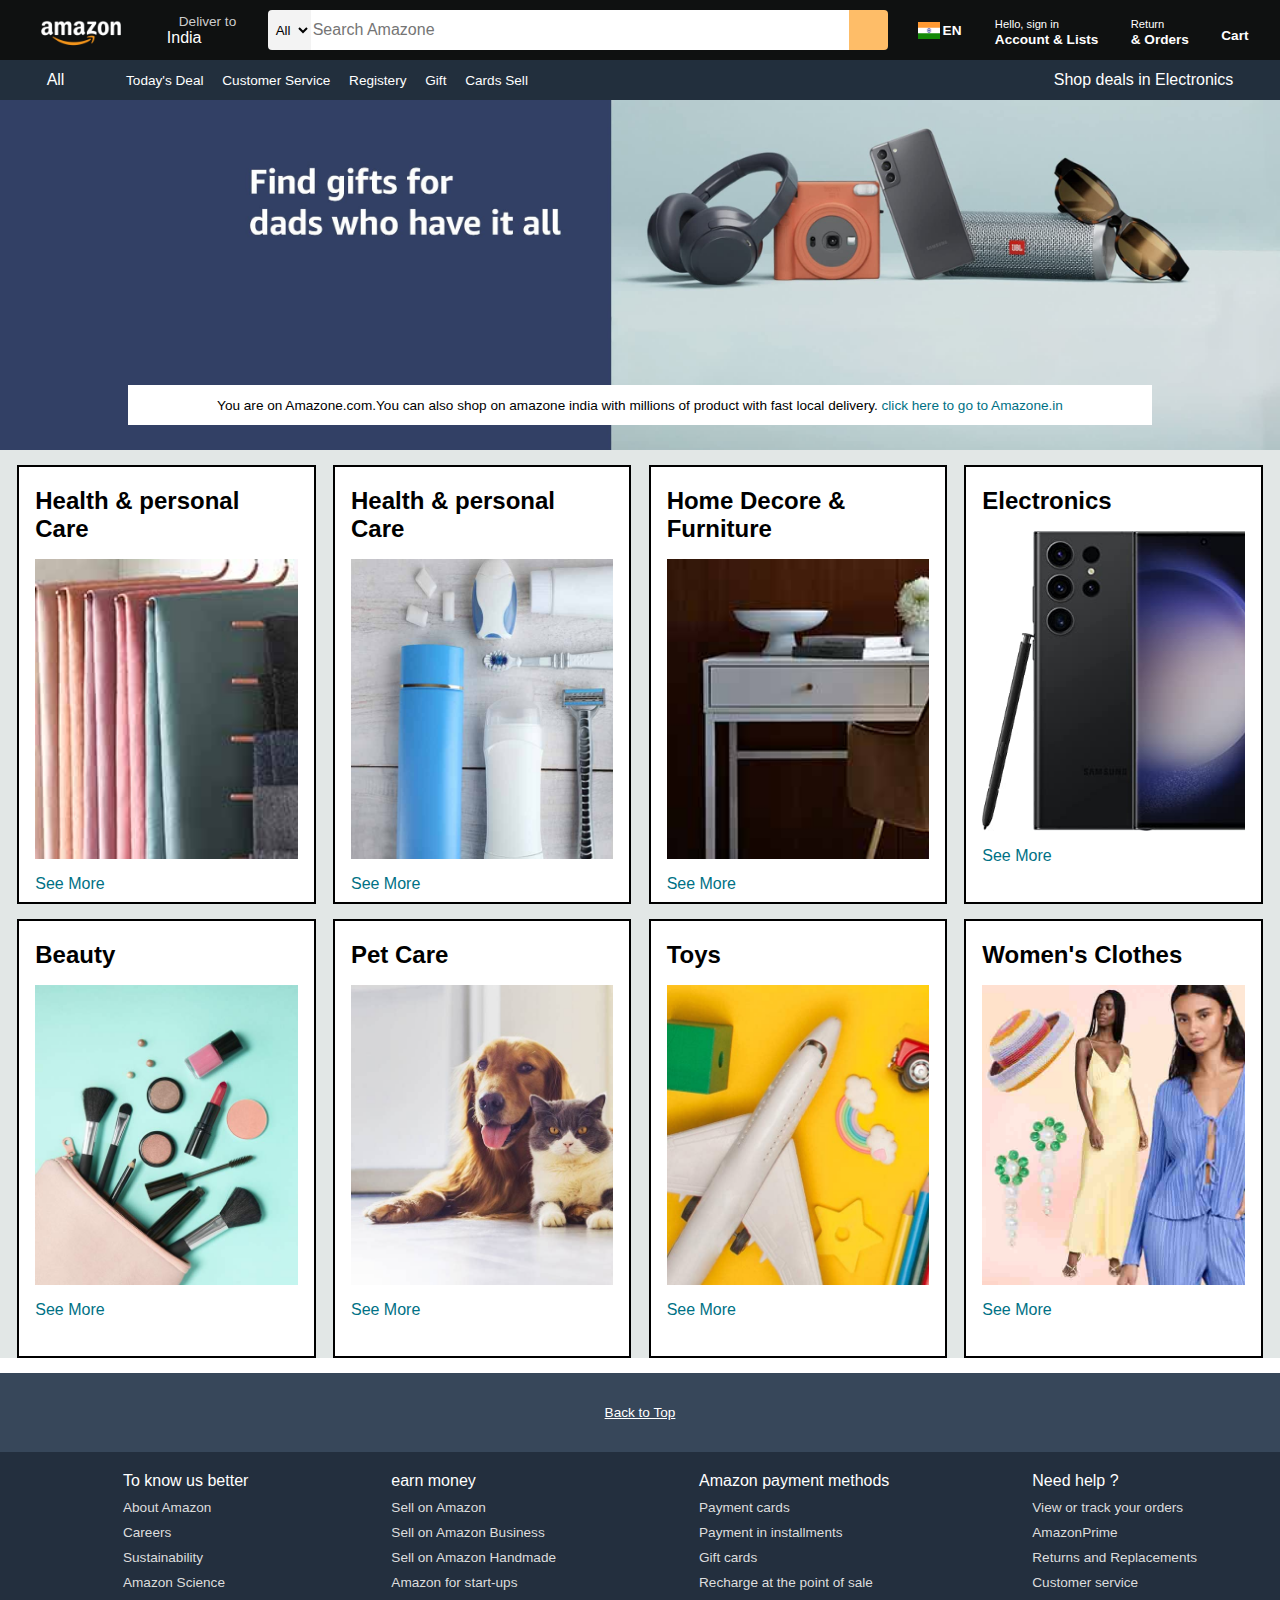
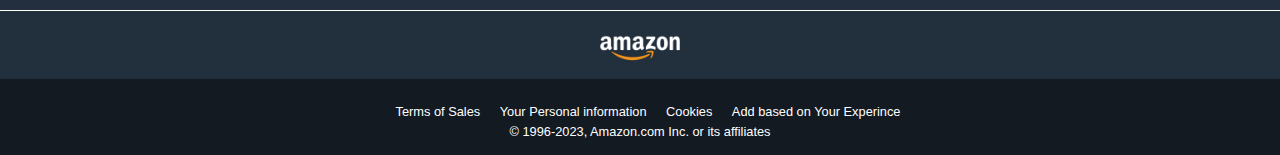
<file: index.html>
<!DOCTYPE html>
<html lang="en">

<head>
    <meta charset="UTF-8">
    <meta name="viewport" content="width=device-width, initial-scale=1.0">
    <title>Document</title>
    <link rel="stylesheet" href="new1.css">
    <link rel="stylesheet" href="https://cdnjs.cloudflare.com/ajax/libs/font-awesome/6.4.0/css/all.min.css"
        integrity="sha512-iecdLmaskl7CVkqkXNQ/ZH/XLlvWZOJyj7Yy7tcenmpD1ypASozpmT/E0iPtmFIB46ZmdtAc9eNBvH0H/ZpiBw=="
        crossorigin="anonymous" referrerpolicy="no-referrer" />
</head>

<body>
    <header>
        <div class="navbar" id="navbar">
            <div class="nav-logo border">
                <div class="logo"></div>
            </div>
            <div class="nav-address border">
                <p class="add-first"> Deliver to</p>
                <div class="add-icon">
                    <i class="fa-solid fa-location-dot"></i>
                    <p class="add-second">India</p>
                </div>
            </div>
            <div class="nav-search">
                <select class="search-select">
                    <option>All</option>
                </select>
                <input placeholder="Search Amazone" class="search-input">
                <div class="search-icon">
                    <i class="fa-solid fa-magnifying-glass"></i>
                </div>
            </div>


            <div class="flag">
                <div class="flg">
                    <img src="flag.png">
                </div>
                <p>EN</p>
                <i class="fa-sharp fa-solid fa-sort-down"></i>
            </div>


            <div class="nav-signin border">
                <p><span>Hello, sign in </span></p>
                <p class="nav-second"> Account & Lists</p>
            </div>

            <div class="nav-return border">
                <p><span>Return</span></p>
                <p class="nav-second">& Orders</p>
            </div>

            <div class="nav-cart border">
                <i class="fa-solid fa-cart-shopping"></i>
                Cart
            </div>
        </div>
        <div class="panel">
            <div class="panel-all border">
                <i class="fa-solid fa-bars"></i>
                All
            </div>

            <div class="panel-ops">
                <p>Today's Deal </p>
                <p> Customer Service</p>
                <p> Registery</p>
                <p>Gift</p>
                <p>Cards Sell</p>
            </div>
            <div>
                <div class="panel-deals border">
                    Shop deals in Electronics
                </div>
            </div>

    </header>
    <div class="hero-section">
        <div class="hero-msg">
            <p>You are on Amazone.com.You can also shop on amazone india with millions of product with fast local
                delivery. <a>click here to go to Amazone.in</a></p>
        </div>
    </div>

    <div class="shop-section">
        <div class="box">
            <div class="box-content">
                <h2>Health & personal Care</h2>
                <div class="box-img" style="background-image: url('box1_image.jpg');"></div>
                <p>See More</p>
            </div>
        </div>
        <div class="box">
            <div class="box-content">
                <h2>Health & personal Care</h2>
                <div class="box-img" style="background-image: url('box2_image.jpg');"></div>
                <p>See More</p>
            </div>
        </div>
        <div class="box">
            <div class="box-content">
                <h2>Home Decore & Furniture</h2>
                <div class="box-img" style="background-image: url('box3_image.jpg');"></div>
                <p>See More</p>
            </div>
        </div>
        <div class="box">
            <div class="box-content">
                <h2>Electronics</h2>
                <div class="box-img" style="background-image: url('box4_image.jpg');"></div>
                <p>See More</p>
            </div>
        </div>
        <div class="box">
            <div class="box-content">
                <h2>Beauty</h2>
                <div class="box-img" style="background-image: url('box5_image.jpg');"></div>
                <p>See More</p>
            </div>
        </div>
        <div class="box">
            <div class="box-content">
                <h2>Pet Care</h2>
                <div class="box-img" style="background-image: url('box6_image.jpg');"></div>
                <p>See More</p>
            </div>
        </div>
        <div class="box">
            <div class="box-content">
                <h2>Toys</h2>
                <div class="box-img" style="background-image: url('box7_image.jpg');"></div>
                <p>See More</p>
            </div>
        </div>
        <div class="box">
            <div class="box-content">
                <h2>Women's Clothes</h2>
                <div class="box-img" style="background-image: url('box8_image.jpg');"></div>
                <p>See More</p>
            </div>
        </div>
    </div>
    <footer>

        <a href="#" class="panel-1" onclick="document.body.scrollTop = 0; document.documentElement.scrollTop = 0; event.preventDefault();">Back to Top</a>
        <div class="panel-2">
            <ul>
                <p>To know us better</p>
                <a>About Amazon</a>
                <a>Careers</a>
                <a>Sustainability</a>
                <a>Amazon Science</a>
            </ul>
            <ul>
                <p>earn money</p>
                <a>Sell ​​on Amazon</a>
                <a>Sell ​​on Amazon Business</a>
                <a>Sell ​​on Amazon Handmade</a>
                <a>Amazon for start-ups</a>
            </ul>
            <ul>
                <p>Amazon payment methods</p>
                <a>Payment cards</a>
                <a>Payment in installments</a>
                <a>Gift cards</a>
                <a>Recharge at the point of sale</a>
            </ul>
            <ul>
                <p>Need help ?</p>
                <a>View or track your orders</a>
                <a>AmazonPrime</a>
                <a>Returns and Replacements</a>
                <a>Customer service</a>
            </ul>
        </div>

        <div class="panel-3">
            <div class="logo"></div>
        </div>

        <div class="panel-4">
            <div class="pages">
                <a>Terms of Sales</a>
                <a>Your Personal information</a>
                <a> Cookies</a>
                <a>Add based on Your Experince</a>
            </div>
            <div class="copy">
                © 1996-2023, Amazon.com Inc. or its affiliates
            </div>
        </div>
    </footer>
</body>

</html>
</file>
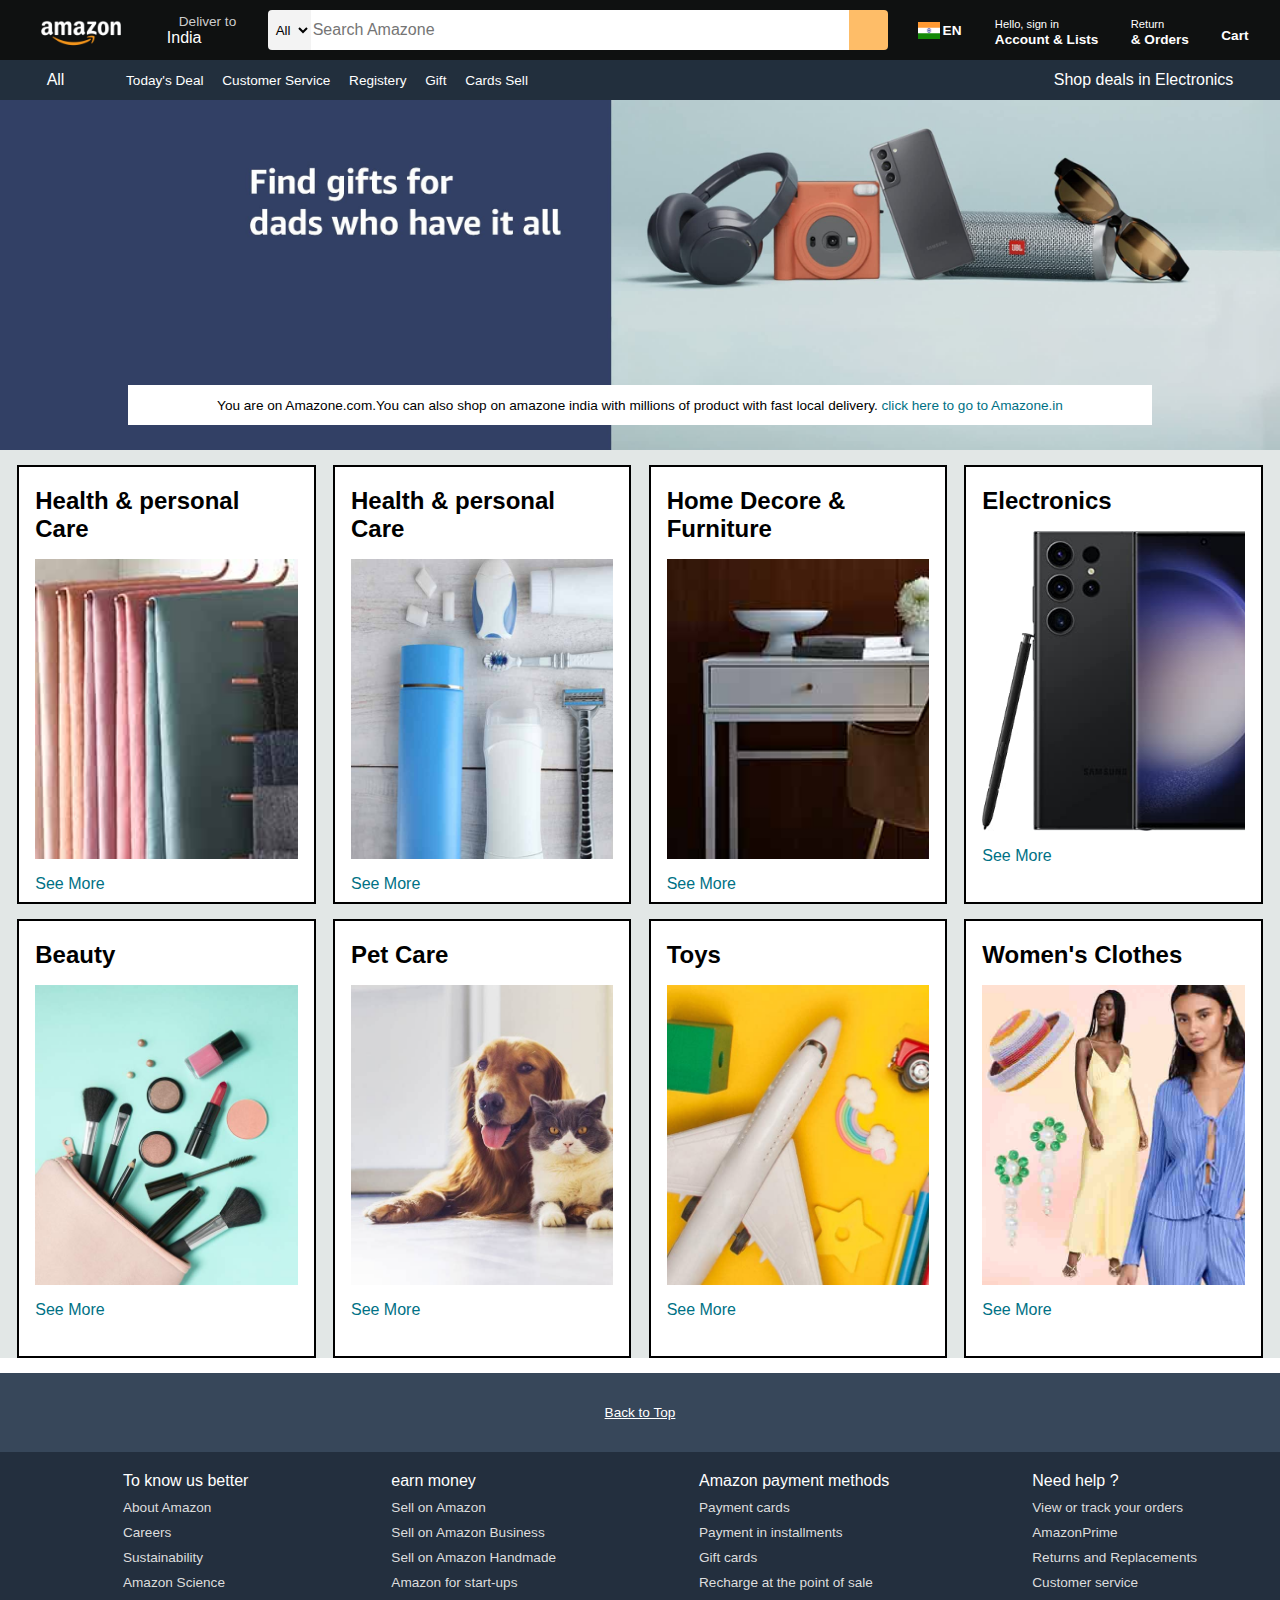
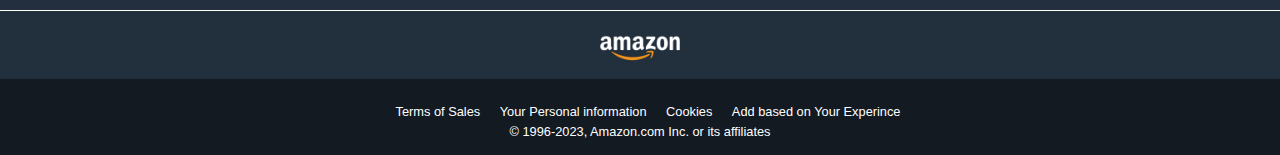
<file: new1.html>
<!DOCTYPE html>
<html lang="en">

<head>
    <meta charset="UTF-8">
    <meta name="viewport" content="width=device-width, initial-scale=1.0">
    <title>Document</title>
    <link rel="stylesheet" href="new1.css">
    <link rel="stylesheet" href="https://cdnjs.cloudflare.com/ajax/libs/font-awesome/6.4.0/css/all.min.css"
        integrity="sha512-iecdLmaskl7CVkqkXNQ/ZH/XLlvWZOJyj7Yy7tcenmpD1ypASozpmT/E0iPtmFIB46ZmdtAc9eNBvH0H/ZpiBw=="
        crossorigin="anonymous" referrerpolicy="no-referrer" />
</head>

<body>
    <header>
        <div class="navbar" id="navbar">
            <div class="nav-logo border">
                <div class="logo"></div>
            </div>
            <div class="nav-address border">
                <p class="add-first"> Deliver to</p>
                <div class="add-icon">
                    <i class="fa-solid fa-location-dot"></i>
                    <p class="add-second">India</p>
                </div>
            </div>
            <div class="nav-search">
                <select class="search-select">
                    <option>All</option>
                </select>
                <input placeholder="Search Amazone" class="search-input">
                <div class="search-icon">
                    <i class="fa-solid fa-magnifying-glass"></i>
                </div>
            </div>


            <div class="flag">
                <div class="flg">
                    <img src="flag.png">
                </div>
                <p>EN</p>
                <i class="fa-sharp fa-solid fa-sort-down"></i>
            </div>


            <div class="nav-signin border">
                <p><span>Hello, sign in </span></p>
                <p class="nav-second"> Account & Lists</p>
            </div>

            <div class="nav-return border">
                <p><span>Return</span></p>
                <p class="nav-second">& Orders</p>
            </div>

            <div class="nav-cart border">
                <i class="fa-solid fa-cart-shopping"></i>
                Cart
            </div>
        </div>
        <div class="panel">
            <div class="panel-all border">
                <i class="fa-solid fa-bars"></i>
                All
            </div>

            <div class="panel-ops">
                <p>Today's Deal </p>
                <p> Customer Service</p>
                <p> Registery</p>
                <p>Gift</p>
                <p>Cards Sell</p>
            </div>
            <div>
                <div class="panel-deals border">
                    Shop deals in Electronics
                </div>
            </div>

    </header>
    <div class="hero-section">
        <div class="hero-msg">
            <p>You are on Amazone.com.You can also shop on amazone india with millions of product with fast local
                delivery. <a>click here to go to Amazone.in</a></p>
        </div>
    </div>

    <div class="shop-section">
        <div class="box">
            <div class="box-content">
                <h2>Health & personal Care</h2>
                <div class="box-img" style="background-image: url('box1_image.jpg');"></div>
                <p>See More</p>
            </div>
        </div>
        <div class="box">
            <div class="box-content">
                <h2>Health & personal Care</h2>
                <div class="box-img" style="background-image: url('box2_image.jpg');"></div>
                <p>See More</p>
            </div>
        </div>
        <div class="box">
            <div class="box-content">
                <h2>Home Decore & Furniture</h2>
                <div class="box-img" style="background-image: url('box3_image.jpg');"></div>
                <p>See More</p>
            </div>
        </div>
        <div class="box">
            <div class="box-content">
                <h2>Electronics</h2>
                <div class="box-img" style="background-image: url('box4_image.jpg');"></div>
                <p>See More</p>
            </div>
        </div>
        <div class="box">
            <div class="box-content">
                <h2>Beauty</h2>
                <div class="box-img" style="background-image: url('box5_image.jpg');"></div>
                <p>See More</p>
            </div>
        </div>
        <div class="box">
            <div class="box-content">
                <h2>Pet Care</h2>
                <div class="box-img" style="background-image: url('box6_image.jpg');"></div>
                <p>See More</p>
            </div>
        </div>
        <div class="box">
            <div class="box-content">
                <h2>Toys</h2>
                <div class="box-img" style="background-image: url('box7_image.jpg');"></div>
                <p>See More</p>
            </div>
        </div>
        <div class="box">
            <div class="box-content">
                <h2>Women's Clothes</h2>
                <div class="box-img" style="background-image: url('box8_image.jpg');"></div>
                <p>See More</p>
            </div>
        </div>
    </div>
    <footer>

        <a href="#" class="panel-1" onclick="document.body.scrollTop = 0; document.documentElement.scrollTop = 0; event.preventDefault();">Back to Top</a>
        <div class="panel-2">
            <ul>
                <p>To know us better</p>
                <a>About Amazon</a>
                <a>Careers</a>
                <a>Sustainability</a>
                <a>Amazon Science</a>
            </ul>
            <ul>
                <p>earn money</p>
                <a>Sell ​​on Amazon</a>
                <a>Sell ​​on Amazon Business</a>
                <a>Sell ​​on Amazon Handmade</a>
                <a>Amazon for start-ups</a>
            </ul>
            <ul>
                <p>Amazon payment methods</p>
                <a>Payment cards</a>
                <a>Payment in installments</a>
                <a>Gift cards</a>
                <a>Recharge at the point of sale</a>
            </ul>
            <ul>
                <p>Need help ?</p>
                <a>View or track your orders</a>
                <a>AmazonPrime</a>
                <a>Returns and Replacements</a>
                <a>Customer service</a>
            </ul>
        </div>

        <div class="panel-3">
            <div class="logo"></div>
        </div>

        <div class="panel-4">
            <div class="pages">
                <a>Terms of Sales</a>
                <a>Your Personal information</a>
                <a> Cookies</a>
                <a>Add based on Your Experince</a>
            </div>
            <div class="copy">
                © 1996-2023, Amazon.com Inc. or its affiliates
            </div>
        </div>
    </footer>
</body>

</html>
</file>
<file: new1.css>
*{
    margin: 0px;
    border: border-box;
    font-family: Arial, Helvetica, sans-serif;
    
}
.navbar{
    background-color: #0f1111;
    height: 60px;
    color: white;
    display: flex; 
    align-items: center;  
    justify-content: space-evenly;
}
.nav-logo{
    height: 50px;
    width: 100px;   
}
.logo{
    background-image: url("amazon_logo.png");
    height: 50px;
    width: 100%;
    background-size: cover;
}
.border{
    border: 1.5px solid transparent;
}
.border:hover{
    border: 1.5px solid white;
}
.add-first{
    font-size: 0.85rem;
    color: #cccccc;
    margin-left: 15px;

}
.add-second{
    font-size: 1rem;
    margin-left: 3px;
}
.add-icon{
    display: flex;
    align-items: center;
}
.nav-search{
    display: flex;
    /* background-color: pink; */
    justify-content: space-evenly;
    width: 620px;
    height: 40px;
    border-radius: 4px;
}
.search-select{
    background-color: #f3f3f3;
    width: 50px;
    text-align: center;
    border-top-left-radius: 4px;
    border-bottom-left-radius: 4px;
    border: none;
}
.search-input{
    width: 100%;
    border: none;
    font-size: 1rem;
}
.search-icon{
    width: 45px;
    display: flex;
    align-items: center;
    justify-content: center;
    font-size: 1.2rem;
    background-color: #febd68;
    border-top-right-radius: 4px;
    border-bottom-right-radius: 4px;
    border: #0f1111;
}
.nav-search:hover{
    border: 2px solid orange;
}
span{
    font-size: 0.7rem;
}
.nav-second{
    font-size: 0.85rem;
    font-weight: 700;   
}
.nav-cart i{
    font-size: 30px;
}
.nav-cart{
    font-size: 0.85rem;
    font-weight: 700 ;
}
.panel{
    height: 40px;
    background-color: #222f3d;
    display: flex;
    color: white;
    align-items: center;
    justify-content: space-evenly;
}
.panel-ops p {
    margin-left: 15px;
    display: inline;
}
.panel-ops{
    width: 70%;
    font-size: 0.85rem;
}
.panel-deal{
    font-size: 0.9rem;
    font-weight: 700;
}
img{
    width: 21.6px;
    height: 16.2px;
    margin: 0px 3px -4px 0px;
}
.flag{
    font-weight: 700;
    font-size: 0.85rem;
    display: flex;
    align-items: center;
}
.flag p{
    margin-right: 2px;   

}
.flag i{
    color: gray ;
}
.hero-section{
    background-image: url('hero_image.jpg'); 
    height: 350px;
    background-size: cover;
    display: flex;
    justify-content: center;
    align-items: flex-end;
}
.hero-msg{
    align-items: center;
    display: flex;
    justify-content: center;
    height: 40px;
    color: black;
    background-color: white;
    font-size: 0.85rem;
    width: 80%;
    margin-bottom: 25px;
}
.hero-msg a{
    color: #007185;
}
.box{
    height: 400px;
    width: 23%;
    border: 2px solid black;
    background-color: white;
    padding: 20px 0px 15px;
    margin-top: 15px;
}
.shop-section{
    display: flex;
    flex-wrap: wrap;
    justify-content: space-evenly;
    background-color: #e2e7e6;
}
.box-img{
    height: 300px;
    background-repeat: no-repeat;
    background-size: cover;
    margin-top: 1rem;
    margin-bottom: 1rem;
}
.box-content{
    margin-left: 1rem;
    margin-right: 1rem;

}
.box-content p{
    color: #007185;
}
.panel-1{
    margin-top: 15px;
    height: 49px;
    align-items: center;
    justify-content: center;
    background-color:#37475a ;
    color: white;
    font-size: 0.85rem;
    display: flex;
    padding-top: 15px;
    padding-bottom: 15px;
    
}
.panel-2{
    background-color: #232F3E;
    color: white;
    display: flex;
    justify-content: space-evenly;
}
ul{
    margin: 20px;
}
ul a{
    display: block;
    font-size: 0.85rem;
    margin-top: 10px;
    color: #dddddd;
}
.panel-3{
    background-color: #222F3d;
    border-top: 0.5px solid white;
    color: white;
    height: 68px;
    display: flex;
    justify-content: center;
    align-items: center;
}
.logo{
    background-image: url('amazon_logo.png');
    background-size: cover;
    height: 50px;
    width: 100px;
}
.panel-4{
    background-color: #131A22;
    height: 76px;
    color: white;
    font-size: 0.8rem;
    text-align: center;
}
.panel-4 a{
    margin: 0px 0px 0px 16px;
}
.pages{
    
    padding-top: 25px;
}
.copy{
    padding-top: 5px;
}
#navbar{
    transition: all 2s;
}
html{scroll-behavior:smooth}
</file>
